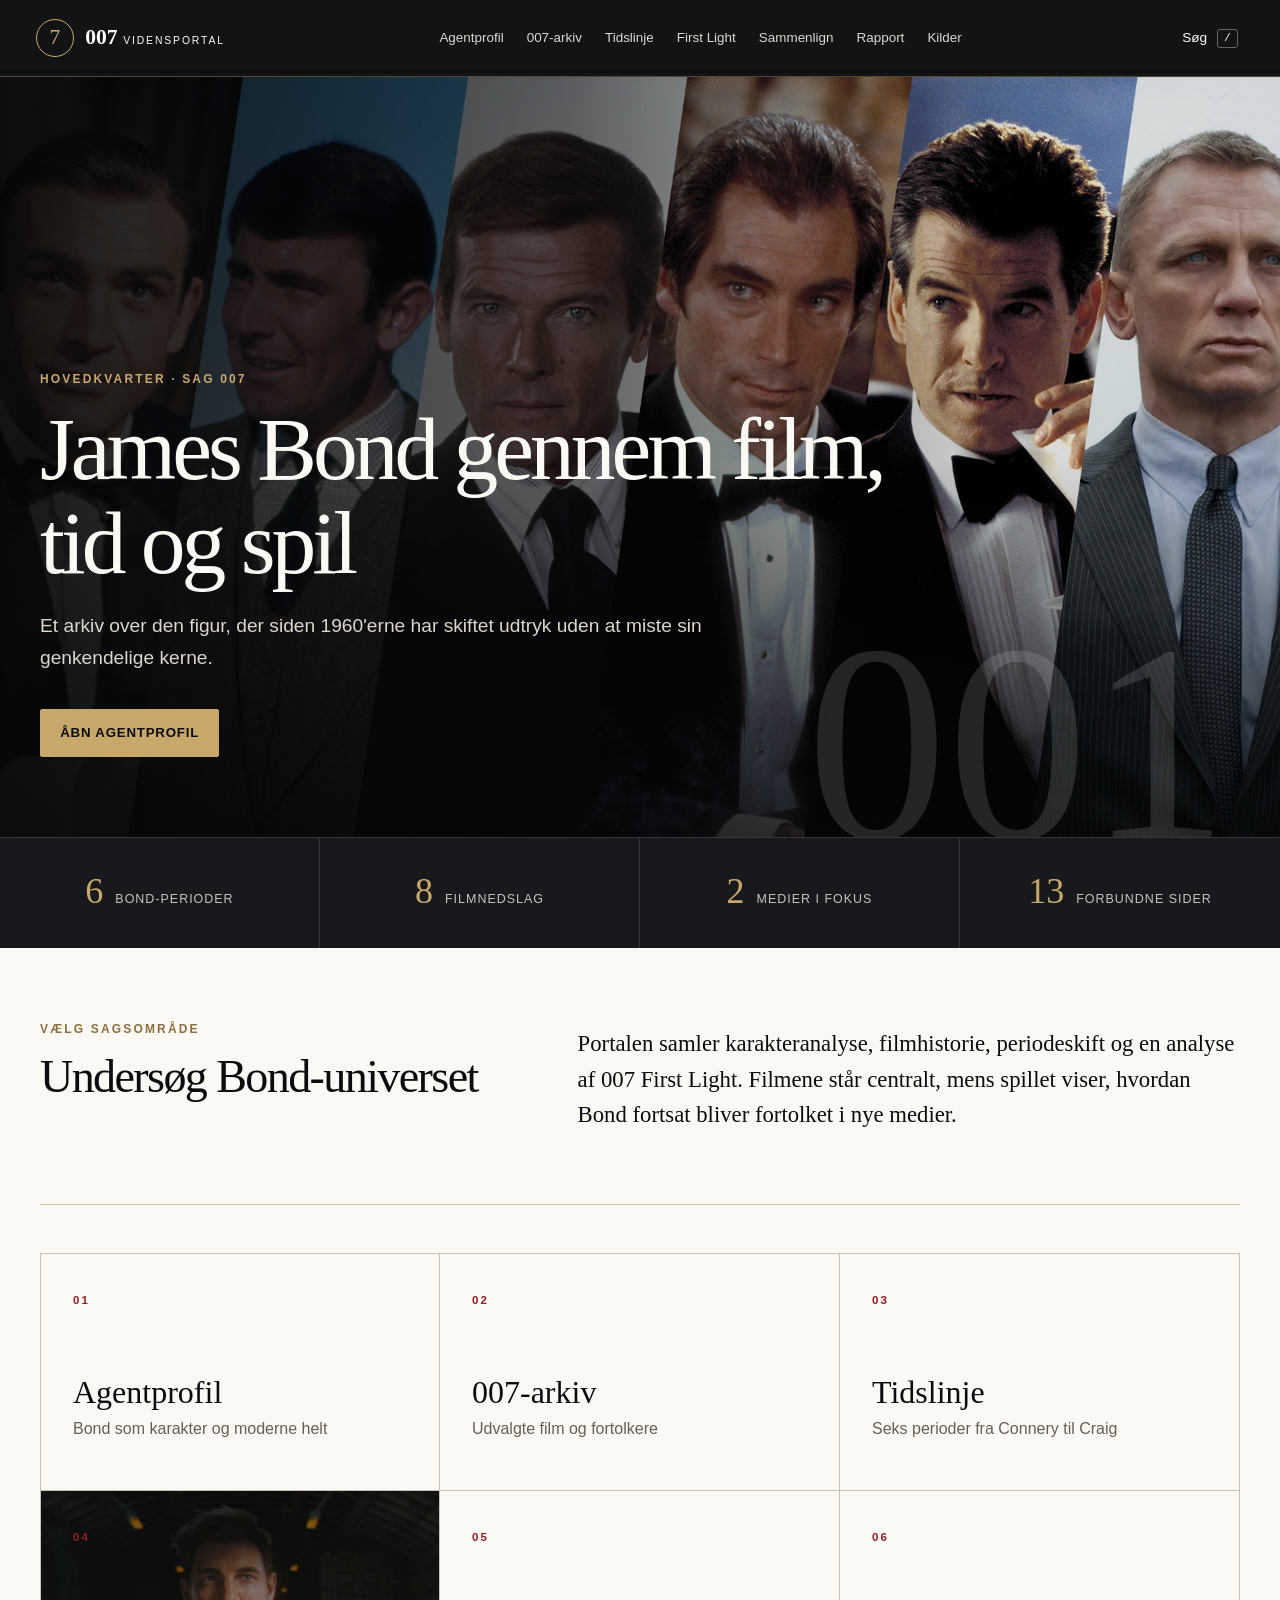
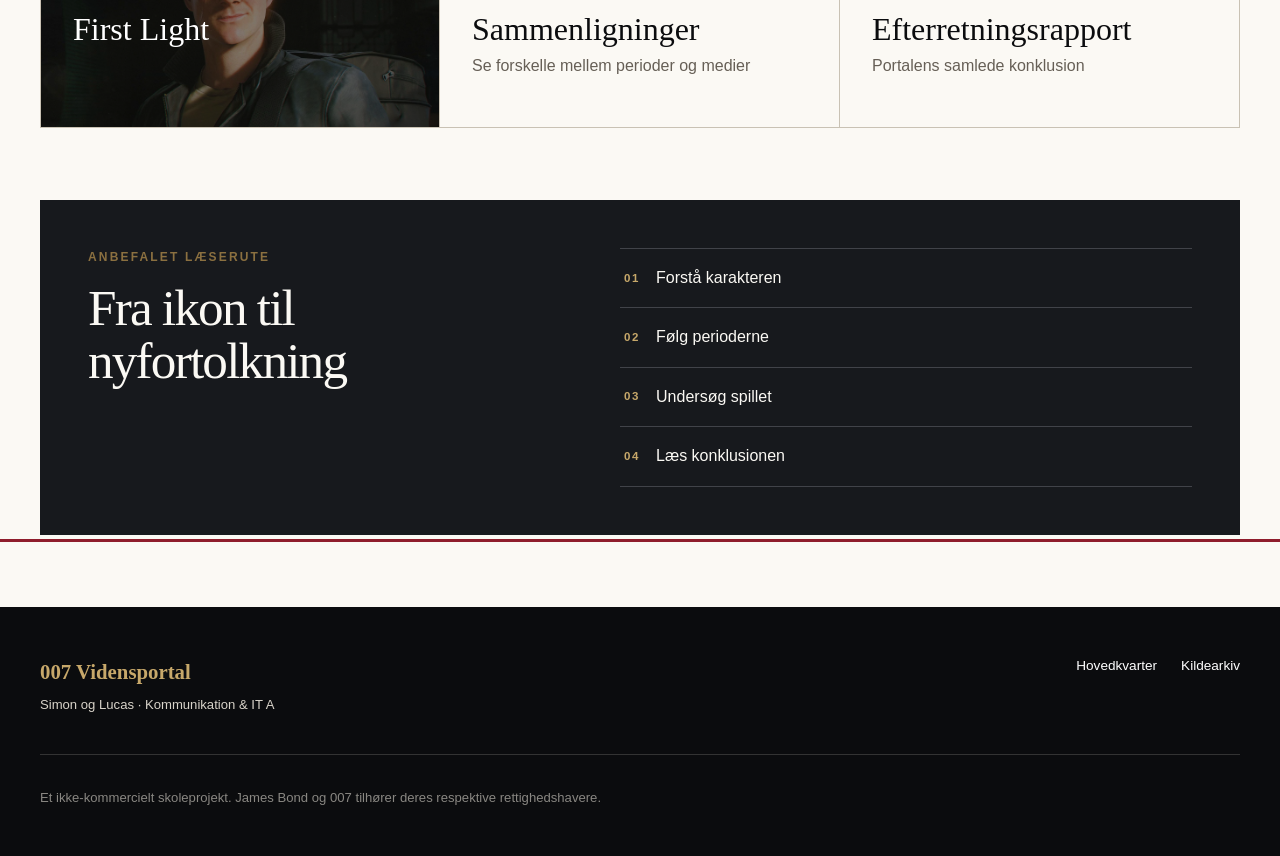
<file: index.html>
<!doctype html>
<html lang="da">
<head>
  <meta charset="utf-8">
  <meta name="viewport" content="width=device-width, initial-scale=1">
  <meta name="description" content="En dansk vidensportal om James Bond, filmhistorie, karakterudvikling og 007 First Light.">
  <meta name="theme-color" content="#0b0c0e">
  <title>007 Vidensportal</title>
  <link rel="icon" type="image/svg+xml" href="data:image/svg+xml,%3Csvg xmlns='http://www.w3.org/2000/svg' viewBox='0 0 64 64'%3E%3Crect width='64' height='64' rx='8' fill='%230b0c0e'/%3E%3Ccircle cx='32' cy='32' r='22' fill='none' stroke='%23c7a86a' stroke-width='3'/%3E%3Ctext x='32' y='40' text-anchor='middle' font-family='Georgia' font-size='24' fill='%23f5f1e8'%3E7%3C/text%3E%3C/svg%3E">
  <link rel="stylesheet" href="styles.css">
  <script src="app.js" defer></script>
</head>
<body>
  <a class="skip-link" href="#main-content">Spring til indhold</a>
  <header class="site-header" data-header>
    <a class="brand" href="#home" aria-label="007 Vidensportal, gå til Hovedkvarter">
      <span class="brand-mark" aria-hidden="true">7</span>
      <span class="brand-copy"><strong>007</strong><small>VIDENSPORTAL</small></span>
    </a>
    <button class="menu-toggle" type="button" aria-expanded="false" aria-controls="primary-nav"><span></span><span></span><span></span><span class="sr-only">Åbn menu</span></button>
    <nav id="primary-nav" class="primary-nav" aria-label="Hovednavigation">
      <a href="#agentprofil" data-nav="agentprofil">Agentprofil</a>
      <a href="#arkiv" data-nav="arkiv">007-arkiv</a>
      <a href="#tidslinje" data-nav="tidslinje">Tidslinje</a>
      <a href="#firstlight" data-nav="firstlight">First Light</a>
      <a href="#sammenligninger" data-nav="sammenligninger">Sammenlign</a>
      <a href="#rapport" data-nav="rapport">Rapport</a>
      <a href="#kilder" data-nav="kilder">Kilder</a>
    </nav>
    <button class="search-trigger" type="button" data-open-search aria-label="Søg i portalen">Søg <kbd>/</kbd></button>
  </header>

  <main id="main-content" tabindex="-1">
    <section class="view home-view" data-view="home" aria-labelledby="home-title">
      <div class="hero">
        <img src="assets/hero-spy.webp" alt="Montage med de seks Bond-fortolkere fra Sean Connery til Daniel Craig" data-image="hero" fetchpriority="high" decoding="async">
        <div class="hero-shade"></div>
        <div class="hero-copy page-shell">
          <p class="eyebrow">Hovedkvarter · Sag 007</p>
          <h1 id="home-title">James Bond gennem film, tid og spil</h1>
          <p>Et arkiv over den figur, der siden 1960'erne har skiftet udtryk uden at miste sin genkendelige kerne.</p>
          <a class="button button-primary" href="#agentprofil">Åbn agentprofil</a>
        </div>
        <div class="hero-index" aria-hidden="true">001</div>
      </div>
      <div class="portal-stats" aria-label="Portalens omfang">
        <div><strong>6</strong><span>Bond-perioder</span></div>
        <div><strong>8</strong><span>filmnedslag</span></div>
        <div><strong>2</strong><span>medier i fokus</span></div>
        <div><strong>13</strong><span>forbundne sider</span></div>
      </div>
      <div class="page-shell home-intro">
        <div>
          <p class="section-label">Vælg sagsområde</p>
          <h2>Undersøg Bond-universet</h2>
        </div>
        <p>Portalen samler karakteranalyse, filmhistorie, periodeskift og en analyse af 007 First Light. Filmene står centralt, mens spillet viser, hvordan Bond fortsat bliver fortolket i nye medier.</p>
      </div>
      <div class="page-shell feature-grid">
        <a class="feature feature-wide" href="#agentprofil"><span>01</span><h3>Agentprofil</h3><p>Bond som karakter og moderne helt</p></a>
        <a class="feature" href="#arkiv"><span>02</span><h3>007-arkiv</h3><p>Udvalgte film og fortolkere</p></a>
        <a class="feature" href="#tidslinje"><span>03</span><h3>Tidslinje</h3><p>Seks perioder fra Connery til Craig</p></a>
        <a class="feature feature-image" href="#firstlight"><img src="assets/young-agent.webp" alt="James Bond i et officielt billede fra 007 First Light" loading="lazy" decoding="async"><span>04</span><h3>First Light</h3></a>
        <a class="feature" href="#sammenligninger"><span>05</span><h3>Sammenligninger</h3><p>Se forskelle mellem perioder og medier</p></a>
        <a class="feature" href="#rapport"><span>06</span><h3>Efterretningsrapport</h3><p>Portalens samlede konklusion</p></a>
      </div>
      <aside class="page-shell guided-route" aria-labelledby="guided-route-title">
        <div><p class="section-label">Anbefalet læserute</p><h2 id="guided-route-title">Fra ikon til nyfortolkning</h2></div>
        <ol>
          <li><a href="#agentprofil"><span>01</span>Forstå karakteren</a></li>
          <li><a href="#tidslinje"><span>02</span>Følg perioderne</a></li>
          <li><a href="#firstlight"><span>03</span>Undersøg spillet</a></li>
          <li><a href="#rapport"><span>04</span>Læs konklusionen</a></li>
        </ol>
      </aside>
    </section>

    <section class="view" data-view="agentprofil" aria-labelledby="agent-title" hidden>
      <div class="page-heading page-shell"><div><p class="eyebrow">S02 · Agentprofil</p><h1 id="agent-title">James Bond</h1><p class="lede">En figur bygget på kontrol, handlekraft og en konstant konflikt mellem professionel pligt og personlig sårbarhed.</p></div><span class="page-number">002</span></div>
      <div class="page-shell profile-layout">
        <figure class="archive-figure"><img src="assets/archive-dossier.webp" alt="Sean Connery ved Aston Martin DB5 i Goldfinger fra 1964" loading="lazy" decoding="async"><figcaption>Goldfinger (1964) · Amazon MGM / About Amazon · billedkilde B2</figcaption></figure>
        <div class="profile-data">
          <dl><div><dt>Kodenavn</dt><dd>007</dd></div><div><dt>Funktion</dt><dd>Britisk efterretningsagent</dd></div><div><dt>Metode</dt><dd>Observation, improvisation og risikovillighed</dd></div><div><dt>Grundkonflikt</dt><dd>Pligt over for nærhed</dd></div></dl>
          <blockquote>Bond forbliver genkendelig, fordi hver periode bevarer figuren som kompetent outsider og samtidig ændrer hans moral, humor og følelsesliv.</blockquote>
          <a class="button button-primary" href="#karakteranalyse">Læs karakteranalysen</a>
        </div>
      </div>
      <div class="page-shell trait-strip"><article><span>01</span><h2>Kontrol</h2><p>Bond læser rum, mennesker og risici hurtigt.</p></article><article><span>02</span><h2>Performance</h2><p>Stil og ro fungerer som en professionel maske.</p></article><article><span>03</span><h2>Sårbarhed</h2><p>Nyere fortolkninger lader tab få varige konsekvenser.</p></article></div>
    </section>

    <section class="view article-view" data-view="karakteranalyse" aria-labelledby="character-title" hidden>
      <div class="page-shell breadcrumb"><a href="#agentprofil">Agentprofil</a><span>/</span><span>Karakteranalyse</span></div>
      <div class="page-heading page-shell"><div><p class="eyebrow">S03 · Analyse</p><h1 id="character-title">Den moderne helt</h1><p class="lede">Bond bevæger sig mellem klassisk helt, professionel antihelt og sårbart menneske.</p></div><span class="page-number">003</span></div>
      <div class="page-shell article-layout">
        <aside class="article-nav" aria-label="Indhold"><strong>I denne analyse</strong><a href="#karakteranalyse?section=character-role">Helterollen</a><a href="#karakteranalyse?section=character-values">Værdier</a><a href="#karakteranalyse?section=character-change">Udvikling</a></aside>
        <article class="prose">
          <h2 id="character-role">Helterollen</h2><p>Bond løser problemer gennem kunnen og handling. Han følger en mission, men bryder ofte reglerne, når hans egen vurdering vejer tungere end institutionens. Det gør ham effektiv og vanskelig at kontrollere.</p>
          <p>Den klassiske Bond fremstår næsten urørlig. Senere fortolkninger viser tydeligere, at vold, tab og loyalitet påvirker ham. Figuren bliver dermed mindre mytisk og mere psykologisk.</p>
          <div class="pullquote">Den moderne Bond er stadig kompetent, men kompetencen beskytter ham ikke længere mod konsekvenser.</div>
          <h2 id="character-values">Værdier og moral</h2><p>Loyaliteten retter sig både mod missionen og mod enkelte mennesker. Spændingen opstår, når de to hensyn kolliderer. Bond vælger ofte selv, hvad pligten kræver, og det placerer ham mellem helt og antihelt.</p>
          <h2 id="character-change">Udvikling gennem perioderne</h2><p>Humor, maskulinitet, teknologi og relationer skifter med samtiden. Kontrol, elegance og handlekraft fungerer som figurens stabile kerne. Derfor kan publikum genkende Bond, selv når tone og moral ændrer sig.</p>
          <p class="analysis-note"><strong>Analysebevis:</strong> Udviklingen ses tydeligt fra Connerys kontrollerede casinoentré i <em>Dr. No</em> over Brosnans fysiske dam-spring i <em>GoldenEye</em> til Craigs sårbare torturscene i <em>Casino Royale</em>. Scenerne bruger henholdsvis performance, spektakel og kropslig konsekvens til at definere helten.</p>
        </article>
      </div>
    </section>

    <section class="view" data-view="arkiv" aria-labelledby="archive-title" hidden>
      <div class="page-heading page-shell"><div><p class="eyebrow">S04 · 007-arkiv</p><h1 id="archive-title">Film og fortolkere</h1><p class="lede">Udvalgte nedslag viser, hvordan figuren ændrer sig fra periode til periode.</p></div><span class="page-number">004</span></div>
      <div class="page-shell archive-toolbar"><label>Filtrér periode<select id="era-filter"><option value="all">Alle perioder</option><option value="classic">1962–1985</option><option value="transition">1987–2002</option><option value="modern">2006–2021</option></select></label><p id="archive-count" aria-live="polite"></p></div>
      <div class="page-shell film-grid" id="film-grid"></div>
    </section>

    <section class="view article-view" data-view="filmsagsmappe" aria-labelledby="film-title" hidden>
      <div class="page-shell breadcrumb"><a href="#arkiv">007-arkiv</a><span>/</span><span>Filmsagsmappe</span></div>
      <div class="film-case page-shell">
        <div class="case-poster" aria-hidden="true"><span data-film-year>1962</span><strong>007</strong></div>
        <article><p class="eyebrow">S05 · Filmsagsmappe</p><h1 id="film-title" data-film-title>Dr. No</h1><p class="film-meta" data-film-meta></p><p class="lede" data-film-summary></p><div class="case-sections"><section><h2>Dramaturgi</h2><p data-film-drama></p></section><section><h2>Filmiske virkemidler</h2><p data-film-style></p></section><section><h2>Bond-fortolkning</h2><p data-film-bond></p></section></div><p class="analysis-note" data-film-evidence></p></article>
      </div>
    </section>

    <section class="view" data-view="tidslinje" aria-labelledby="timeline-title" hidden>
      <div class="page-heading page-shell"><div><p class="eyebrow">S06 · Tidslinje</p><h1 id="timeline-title">Bond gennem tiden</h1><p class="lede">Seks perioder viser, hvordan helten følger sin samtid.</p></div><span class="page-number">006</span></div>
      <div class="page-shell timeline" id="timeline-list"></div>
    </section>

    <section class="view article-view" data-view="periodeprofil" aria-labelledby="period-title" hidden>
      <div class="page-shell breadcrumb"><a href="#tidslinje">Tidslinje</a><span>/</span><span>Periodeprofil</span></div>
      <div class="page-heading page-shell"><div><p class="eyebrow">S07 · Periodeprofil</p><h1 id="period-title" data-period-title>Sean Connery</h1><p class="lede" data-period-lede></p></div><span class="page-number">007</span></div>
      <div class="page-shell period-layout"><div class="period-stat"><span data-period-years></span><strong data-period-count></strong><small>EON-film</small></div><article class="prose"><h2>Samtid og idealer</h2><p data-period-context></p><h2>Bondkarakteren</h2><p data-period-bond></p><h2>Se efter i analysen</h2><ul data-period-focus></ul></article></div>
    </section>

    <section class="view" data-view="firstlight" aria-labelledby="firstlight-title" hidden>
      <div class="game-hero"><img src="assets/young-agent.webp" alt="James Bond i et cockpit i 007 First Light" decoding="async"><div class="game-hero-copy page-shell"><p class="eyebrow">S08 · Spilbriefing</p><h1 id="firstlight-title">007 First Light</h1><p>En selvstændig oprindelseshistorie om en ung Bond på vej ind i MI6's eliteprogram.</p><div class="game-hero-actions"><a class="button button-primary" href="#spilanalyse">Åbn spilanalysen</a><a class="button review-jump" href="#firstlight?section=student-reviews-title">Læs anmeldelserne fra dansk</a></div><small>Officielt spilbillede · IO Interactive · billedkilde B3</small></div></div>
      <div class="page-shell fact-line"><div><small>Udgivelse</small><strong>27. maj 2026</strong></div><div><small>Udvikler</small><strong>IO Interactive</strong></div><div><small>Genre</small><strong>Tredjepersons actioneventyr</strong></div><div><small>Bond</small><strong>Patrick Gibson</strong></div></div>
      <div class="page-shell game-intro"><div><p class="section-label">Ny fortolkning</p><h2>Før nummeret</h2></div><p>Spillet fremstiller Bond som en dygtig, men endnu udisciplineret rekrut. Dermed flytter fokus fra den færdige ikonfigur til processen, hvor han lærer at blive 007.</p></div>
      <div class="page-shell analysis-teasers"><article><span>01</span><h3>Gameplay</h3><p>Stealth, social aflæsning, gadgets, kamp og kørsel giver spilleren flere måder at løse missioner på.</p></article><article><span>02</span><h3>Fortælling</h3><p>Oprindelseshistorien undersøger, hvilke valg og tab der former Bond.</p></article><article><span>03</span><h3>Design</h3><p>Elegance og teknologisk præcision forbindes med et yngre og mere impulsivt udtryk.</p></article></div>
      <section class="page-shell student-reviews" aria-labelledby="student-reviews-title">
        <div class="review-section-heading"><div><p class="section-label">Dansk · Elevernes anmeldelser</p><h2 id="student-reviews-title">Anmeldelser af First Light</h2></div><p>Simon og Lucas vurderer historie, gameplay og spiloplevelse i hver deres anmeldelse.</p></div>
        <nav class="review-overview" aria-label="Vælg anmeldelse"><a href="#firstlight?section=review-simon"><span>Simon · 8/10</span><strong>Bond som vi ikke kender ham endnu</strong><small>Historie, spillerfrihed og den unge Bond →</small></a><a href="#firstlight?section=review-lucas"><span>Lucas · 8/10</span><strong>Anmeldelse af 007 – First Light</strong><small>Gameplay, natklubmission og spiloplevelse →</small></a></nav>

        <article class="student-review" id="review-simon" aria-labelledby="review-simon-title">
          <header class="student-review-header"><div><p class="section-label">Anmeldelse af Simon</p><h3 id="review-simon-title">007 First Light – Bond som vi ikke kender ham endnu</h3><p class="review-byline">Skrevet af Simon · Dansk</p><p class="review-original-meta">Anmeldelse | Action-eventyr | Udvikler: IO Interactive | Udgivet: 27. maj 2026</p></div><div class="review-score" aria-label="Simon giver spillet 8 ud af 10"><strong>8</strong><span>/ 10</span></div></header>
          <div class="student-review-text"><p>De fleste kender James Bond som en agent, der altid har styr på situationen. I 007 First Light møder vi i stedet en yngre og mere uerfaren version, der stadig skal lære, hvad det vil sige at arbejde for MI6. Det er en ret god idé, fordi man ikke bare får endnu en Bond-historie, men faktisk får lov til at se, hvordan han udvikler sig til den agent, vi kender fra filmene.</p><p>Spillet blander stealth, action, gadgets og filmiske sekvenser. Det mest interessante er de missioner, hvor man selv kan vælge sin fremgangsmåde. Man kan forsøge at snige sig forbi vagter, udnytte omgivelserne eller tale sig ud af en situation. Det giver mere frihed end i en traditionel actionfilm, og det passer rigtig godt til James Bond, fordi han netop ikke kun løser problemer ved at skyde sig igennem dem.</p><p>Samtidig har udviklerne valgt at holde fast i en forholdsvis lineær historie. De store begivenheder sker altså stadig i en bestemt rækkefølge, selvom man kan gribe nogle af missionerne forskelligt an. Det fungerer for det meste godt, men det er også en af spillets begrænsninger. Hvis man forventer samme frihed som i Hitman, kan de mere fastlåste dele godt føles lidt begrænsende. Enkelte actionscener og kampe kan også virke mere som noget, man skal igennem, end noget man selv har planlagt.</p><p>Fortællingen er til gengæld en af de ting, der gør spillet interessant. Bond er ikke perfekt fra starten, og man får derfor en bedre forståelse af hans personlighed. Kombinationen af dialog, omgivelser, spænding og gameplay gør også, at man oplever hans udvikling på en anden måde end i en film. Det handler ikke kun om, hvad der sker med ham, men også om hvad man selv gør undervejs.</p><p>Samlet set er 007 First Light et solidt bud på, hvordan man kan overføre James Bond til et moderne computerspil. Det kombinerer følelsen af at være hemmelig agent med en historie, som stadig har retning. Spillet kunne godt have givet spilleren mere indflydelse på den overordnede fortælling, men de åbne missioner og den mere menneskelige version af Bond gør oplevelsen interessant. Især hvis man kan lide både historiedrevne spil og gameplay, hvor man selv skal finde løsninger, er der meget at komme efter.</p><p class="review-verdict">Vurdering: 8/10 – God historie og spændende missioner, men lidt for lineært nogle steder.</p><p class="review-basis">Bemærk: Anmeldelsens vurderinger bygger på dokumenterede spilfunktioner og offentliggjorte anmeldelser, ikke på en påstået personlig gennemspilning.</p></div><section class="review-original-sources" aria-labelledby="review-simon-sources"><h4 id="review-simon-sources">Kilder og grundlag fra originaldokumentet</h4><ul><li><a href="https://ioi.dk/007firstlightgame/faq" target="_blank" rel="noreferrer">IO Interactive (2026): 007 First Light – gameplay og udgivelse.</a></li><li><a href="https://ioi.dk/007firstlightgame/news/2025/007-first-light-gameplay-reveal" target="_blank" rel="noreferrer">IO Interactive (2025): 007 First Light Gameplay Reveal.</a></li><li><a href="https://www.pushsquare.com/reviews/ps5/007-first-light" target="_blank" rel="noreferrer">Push Square (2026): 007 First Light Review.</a></li><li><a href="https://www.gamesradar.com/games/action/007-first-light-review/" target="_blank" rel="noreferrer">GamesRadar+ (2026): 007 First Light review.</a></li><li><a href="https://www.henrikpontoppidan.dk/text/seclit/secartikler/jensen_kamilla/dannelsesroman.html" target="_blank" rel="noreferrer">Henrikpontoppidan.dk: Lykke-Per – udvikling eller afvikling?</a></li><li><a href="https://cfdp.dk/demokratisk-dannelse/risikoadfaerd-online/vidensbank/rapporter/forundersoegelseincel-faellesskaber-i-stor-vaekst/anbefalinger-fagpersoner/" target="_blank" rel="noreferrer">Center for Digital Pædagogik (2025): Hvad er manosfæren?</a></li><li><a href="https://ordnet.dk/ddo/ordbog/manosf%C3%A6re" target="_blank" rel="noreferrer">Den Danske Ordbog: manosfære.</a></li></ul></section>
          <footer class="student-review-footer"><p>Teksten er gengivet fra Simons originale anmeldelse med hans forbehold om vurderingsgrundlaget.</p><a class="button button-secondary" href="assets/anmeldelser/simon-first-light.docx" download>Hent Simons originale Word-fil</a></footer>
        </article>
        <article class="student-review" id="review-lucas" aria-labelledby="review-lucas-title">
          <header class="student-review-header"><div><p class="section-label">Anmeldelse af Lucas</p><h3 id="review-lucas-title">Anmeldelse af 007 – First Light</h3><p class="review-byline">Skrevet af Lucas · Dansk</p></div><div class="review-score" aria-label="Lucas giver spillet 8 ud af 10"><strong>8</strong><span>/ 10</span></div></header>
          <div class="student-review-text"><p>007 First Light er et action- og spionspil lavet af IO Interactive som også har lavet Hitman spillene. I spillet følger man en ung James Bond og oplever hvordan han starter sin karriere som hemmelig agent.</p><p>Historien starter med at James Bond endnu ikke er den kendte agent 007. Man følger ham gennem forskellige missioner hvor han skal bevise at han er god nok til at blive agent. Jeg synes historien er interesant fordi man får lov til at opleve hvordan Bond udvikler sig og bliver bedre til sit arbejde.</p><p>Gameplayet er en blanding af action stealth og udforskning. Man kan både kæmpe mod fjender og snige sig forbi dem. Jeg synes det er fedt at man nogle gange selv kan vælge hvordan man vil løse en opgave. Det gør spillet mere spændende fordi man ikke altid behøver at gøre tingene på samme måde. Dog synes jeg også at nogle dele af spillet kan være lidt langsomme fordi der er meget dialog og træning i starten.</p><p>Grafiken er rigtig flot og omgivelserne virker realistiske. Personerne ser også godt ud og deres bevægelser virker naturlige. Lyden passer godt til spillet især når der sker noget spændende.</p><p>En af de missioner jeg bedst kunne lide var natklubben. Her skal man finde oplysninger og bruge sine evner som spion. Der er mange mennesker og god musik som gør at natklubben virker levende. Jeg synes det var fedt at man skulle tænke sig om og ikke bare skyde sig gennem hele missionen. Man har også mulighed for at løse nogen af problemerne på forskellige måder hvilket gør missionen mere interesant. Jeg synes også at denne mission viser meget godt hvad spillet handler om fordi man både skal bruge sin intelligens og sine evner som agent.</p><p>Samlet set synes jeg indtil videre at 007 First Light er et godt spil. Det har en spændende historie flot grafik og en god blanding af action og stealth. Det eneste negative er at starten godt kan føles lidt langsom og at nogle missioner er mere spændende end andre. Men efterhånden som man kommer længere ind i spillet bliver det bedre. Jeg vil indtil videre give spillet 8 ud af 10 fordi det er underholdende og giver en god James Bond oplevelse.</p></div>
          <footer class="student-review-footer"><p>Teksten er gengivet fra Lucas’ originale anmeldelse. Kun afsnitsinddelingen er tilpasset hjemmesiden.</p><a class="button button-secondary" href="assets/anmeldelser/lucas-first-light.pdf" target="_blank" rel="noopener">Læs Lucas’ originale PDF</a></footer>
        </article>
      </section>

    </section>

    <section class="view article-view" data-view="spilanalyse" aria-labelledby="game-analysis-title" hidden>
      <div class="page-shell breadcrumb"><a href="#firstlight">007 First Light</a><span>/</span><span>Spilanalyse</span></div>
      <div class="page-heading page-shell"><div><p class="eyebrow">S09 · Dansk blog og spilanalyse</p><h1 id="game-analysis-title">GoldenEye 007 i 2026: mesterværk eller museum?</h1><p class="lede">Et kantet spil fra 1997 afslører, hvorfor moderne Bond-spil stadig bygger på missioner, valg og den perfekte spionfantasi.</p></div><span class="page-number">009</span></div>
      <article class="page-shell retro-blog">
        <header class="retro-blog-intro"><p class="section-label">Opgave 3 · Debatblog</p><p class="retro-hook">Du behøver ikke have rørt en Nintendo 64 for at kende følelsen: én agent, én mission og et rum fyldt med vagter, alarmer og muligheder. <em>GoldenEye 007</em> ser gammelt ud. Det tænker stadig overraskende moderne.</p><div class="retro-facts"><span><b>1997</b>Original udgivelse</span><span><b>Rare</b>Udvikler</span><span><b>20</b>Kampagnemissioner</span><span><b>2023</b>Genudgivet på Xbox og Switch</span></div></header>

        <section class="retro-copy"><h2>Det første chok er styringen</h2><p>For en spiller, der er vokset op med to analogsticks, føles den oprindelige N64-styring som at styre Bond med albuerne. Sigtet er langsomt, animationerne hakker, og fjenderne reagerer med en blanding af komik og kaos. Xbox-versionens moderne kontrol og skarpere opløsning gør indgangen lettere, men spillets alder kan stadig mærkes.</p><p>Det er samtidig pointen: <em>GoldenEye 007</em> prøver ikke kun at være en skydebane. Højere sværhedsgrader tilføjer nye mål, og missionerne kræver, at spilleren læser omgivelserne. Man kan skyde sig frem, men alarmen, gidslerne og de skrøbelige computere gør rå kraft til en risiko. Spillet gør Bond til en rolle, man udfører.</p></section>

        <section class="retro-scenes" aria-labelledby="retro-scenes-title"><div class="retro-section-head"><p class="section-label">Tre konkrete scener</p><h2 id="retro-scenes-title">Det gamle design taler stadig</h2></div>
          <figure><img src="assets/goldeneye-dam.webp" alt="Førstepersonssyn på den smalle dæmning i GoldenEye 007 med bjerge og vagttårne" loading="lazy" decoding="async"><figcaption><span>01 · Dam</span><strong>Perspektivet gør spilleren lille</strong><p>Gelænderet og den lange grå vej danner linjer mod vagttårnet. De blå bjerge fylder baggrunden og får anlægget til at virke isoleret. Grafikken er enkel, men rummet fortæller præcist, hvor du skal hen. Da missionen slutter med springet fra dæmningen, bliver spillerens bevægelse selve filmøjeblikket.</p></figcaption></figure>
          <figure><img src="assets/goldeneye-silo.webp" alt="Et missil set nedefra i en rund silo i GoldenEye 007" loading="lazy" decoding="async"><figcaption><span>02 · Silo</span><strong>Et våben bliver til arkitektur</strong><p>Missilet er placeret som en mørk kile midt i billedet. Ringene, rørene og det lave perspektiv trækker blikket opad, mens rødt og koldt blåt lys skaber alarm. De få polygoner begrænser detaljen, men den stærke komposition gør truslen fysisk: spilleren står bogstaveligt talt under katastrofen.</p></figcaption></figure>
          <figure><img src="assets/goldeneye-watch.webp" alt="Hånden og uret i forgrunden, Alec og brændende tanke i GoldenEye 007 Facility" loading="lazy" decoding="async"><figcaption><span>03 · Facility</span><strong>Handling og rum fortæller</strong><p>Hånden og uret ses i forgrunden, mens Alec står foran de brændende tanke. Førstepersonsperspektivet gør spillerens krop til en del af billedet. Flammerne og tankenes tætte placering skaber fare. Billedet forbinder spillerens handling med rummets konflikt og fortælling.</p></figcaption></figure>
        </section>

        <section class="retro-debate"><div><p class="section-label">Mesterværket</p><h2>Spillet giver spilleren et ansvar</h2><p>Missionernes mål, alarmer og valg gør banen til mere end en korridor. Spillet forstår, at Bond-fantasien handler om at observere, improvisere og gennemføre en plan. Det er grunden til, at strukturen stadig kan mærkes i nyere actionspil.</p></div><div><p class="section-label">Museet</p><h2>Tiden står også i vejen</h2><p>Fjendernes kunstige intelligens, uklare mål og stive animationer kan skabe frustration i stedet for spænding. Det berømte lokale multiplayer er stadig socialt stærkt, men skærmkiggeri og ujævn balance føles som regler fra en anden tid.</p></div></section>

        <section class="retro-verdict"><div><span>Vores vurdering</span><strong>8/10</strong></div><div><h2>Et levende museum</h2><p><em>GoldenEye 007</em> er ikke tidløst, fordi alt stadig fungerer. Det er tidløst, fordi dets bedste idéer stadig er synlige under den kantede overflade. Nye spillere skal acceptere friktion, men belønningen er at opleve et spil, hvor Bond ikke bare vises på skærmen — han bliver skabt gennem spillerens beslutninger.</p><p class="retro-question"><strong>Debat:</strong> Hvor meget gammel styring vil du acceptere for at opleve et vigtigt stykke spilhistorie?</p></div></section>

        <section class="retro-video"><div><p class="section-label">Kort video</p><h2>Se spillet i bevægelse</h2><p>Traileren viser missioner, split-screen og den moderniserede Xbox-udgave. Brug den til at sammenholde den flydende genudgivelse med de bevidst enkle billeder ovenfor.</p></div><div class="video-frame"><iframe src="https://www.youtube-nocookie.com/embed/IquAb4uViWc" title="GoldenEye 007 – Xbox Game Pass trailer" loading="lazy" referrerpolicy="strict-origin-when-cross-origin" allow="accelerometer; autoplay; clipboard-write; encrypted-media; gyroscope; picture-in-picture; web-share" allowfullscreen></iframe></div></section>

        <footer class="retro-sources"><strong>Kilder og billedmateriale</strong><p>Spiloplysninger: Xbox / Rare. Pressebilleder af Dam, Silo og Facility: Rare / Microsoft, gengivet hos Pure Xbox den 13. september 2022. Billederne viser Xbox-udgaven. Oplysninger om den nyere udgivelse er kontrolleret hos Xbox Wire, Nintendo og 007.com. Artiklen er skrevet som en danskfaglig debatblog af Simon og Lucas.</p><div><a href="https://www.xbox.com/en-US/games/goldeneye-007" target="_blank" rel="noreferrer">Xbox: GoldenEye 007</a><a href="https://news.xbox.com/en-us/2023/01/26/goldeneye-007-xbox-game-pass-out-now/" target="_blank" rel="noreferrer">Xbox Wire: Bond is Back</a><a href="https://www.nintendo.com/en-ca/whatsnew/goldeneye-007-returns-for-nintendo-switch-online-expansion-pack-members/" target="_blank" rel="noreferrer">Nintendo: genudgivelsen</a></div></footer>
      </article>
    </section>

    <section class="view" data-view="sammenligninger" aria-labelledby="compare-title" hidden>
      <div class="page-heading page-shell"><div><p class="eyebrow">S10 · Sammenligninger</p><h1 id="compare-title">To fortolkninger side om side</h1><p class="lede">Vælg to perioder eller medier og sammenlign deres version af Bond.</p></div><span class="page-number">010</span></div>
      <form class="page-shell compare-picker" id="compare-form"><label>Værk A<select id="compare-a"></select></label><span aria-hidden="true">VS</span><label>Værk B<select id="compare-b"></select></label><button class="button button-primary" type="submit">Sammenlign</button></form>
      <div class="page-shell suggested-comparisons"><p class="section-label">Forslag</p><button type="button" data-pair="connery,craig"><strong>Connery / Craig</strong><span>Klassisk sikkerhed over for psykologisk sårbarhed</span></button><button type="button" data-pair="casino,firstlight"><strong>Casino Royale / First Light</strong><span>To begyndelser i forskellige medier</span></button><button type="button" data-pair="brosnan,craig"><strong>Brosnan / Craig</strong><span>Teknologisk overblik over for fysisk konsekvens</span></button></div>
    </section>

    <section class="view" data-view="sammenligning" aria-labelledby="comparison-detail-title" hidden>
      <div class="page-shell breadcrumb"><a href="#sammenligninger">Sammenligninger</a><span>/</span><span>Resultat</span></div>
      <div class="page-heading page-shell compact-heading"><div><p class="eyebrow">S11 · Sammenligning</p><h1 id="comparison-detail-title"><span data-compare-name-a></span> / <span data-compare-name-b></span></h1></div><span class="page-number">011</span></div>
      <div class="page-shell comparison-table" id="comparison-table"></div>
      <div class="page-shell conclusion-band"><p class="section-label">Vigtigste forskel</p><p id="comparison-conclusion"></p></div>
    </section>

    <section class="view article-view" data-view="rapport" aria-labelledby="report-title" hidden>
      <div class="page-heading page-shell"><div><p class="eyebrow">S12 · Efterretningsrapport</p><h1 id="report-title">Hvad er fænomenet James Bond?</h1><p class="lede">En samlet arbejdskonklusion på tværs af karakter, filmhistorie og spil.</p></div><span class="page-number">012</span></div>
      <div class="page-shell report-layout"><aside><strong>Rapportstatus</strong><span>Samlet konklusion</span><span>Dansk + Kom/IT A</span><span>Målgruppe: etablerede fans</span></aside><article class="prose"><p class="report-lead">James Bond fungerer som et kulturelt ikon, fordi figuren kombinerer en stabil kerne med en usædvanlig evne til at skifte form.</p><h2>Det stabile</h2><p>Missionen, handlekraften, elegancen og forbindelsen til britisk efterretning gør figuren genkendelig på tværs af skuespillere og medier.</p><h2>Det foranderlige</h2><p>Synet på køn, vold, autoritet og sårbarhed følger samtiden. Hver periode ændrer derfor, hvad publikum opfatter som en troværdig helt.</p><h2>Spillenes bidrag</h2><p><em>GoldenEye 007</em> viser, at Bond også kan defineres gennem spillerens handlinger: at observere, vælge en tilgang og leve med konsekvensen. <em>007 First Light</em> viderefører idéen ved at gøre vejen mod 00-status til selve fortællingen.</p><div class="pullquote">Bond overlever som fænomen, fordi genkendelighed og forandring arbejder sammen.</div><p class="analysis-note"><strong>Konklusion:</strong> Portalens film- og spilanalyser peger på det samme mønster. Mediet, samtiden og målgruppen ændrer udtrykket, mens missionen, kompetencen og den kontrollerede performance bevarer figurens identitet.</p></article></div>
    </section>

    <section class="view" data-view="kilder" aria-labelledby="sources-title" hidden>
      <div class="page-heading page-shell"><div><p class="eyebrow">S13 · Kildearkiv</p><h1 id="sources-title">Kilder og bevismateriale</h1><p class="lede">Primære kilder, officielle oplysninger, projektmateriale og konkrete analysebeviser.</p></div><span class="page-number">013</span></div>
      <div class="page-shell source-filter" role="group" aria-label="Filtrér kilder"><button class="active" type="button" data-source-filter="all">Alle</button><button type="button" data-source-filter="official">Officielle</button><button type="button" data-source-filter="analysis">Analyse</button><button type="button" data-source-filter="project">Projekt</button></div>
      <div class="page-shell source-list" id="source-list">
        <a href="https://www.007.com/" target="_blank" rel="noreferrer" data-source-type="official"><span>Officiel</span><strong>James Bond 007</strong><p>Filmseriens officielle portal og historiske arkiv.</p><small>007.com</small></a>
        <a href="https://ioi.dk/007firstlightgame/news/2026/007-first-light-launches-globally" target="_blank" rel="noreferrer" data-source-type="official"><span>Officiel</span><strong>007 First Light launches globally</strong><p>Udgivelse, historie, platforme og medvirkende.</p><small>IO Interactive, 27. maj 2026</small></a>
        <a href="https://ioi.dk/007firstlightgame/news/2025/007-first-light-gameplay-reveal" target="_blank" rel="noreferrer" data-source-type="official"><span>Officiel</span><strong>Gameplay Reveal</strong><p>Spillets genre, mekanikker og oprindelseshistorie.</p><small>IO Interactive</small></a>
        <a href="https://www.xbox.com/en-US/games/goldeneye-007" target="_blank" rel="noreferrer" data-source-type="official"><span>Officiel</span><strong>GoldenEye 007</strong><p>Spilfakta og funktioner i Xbox-udgaven.</p><small>Xbox / Rare</small></a>
        <a href="https://news.xbox.com/en-us/2023/01/26/goldeneye-007-xbox-game-pass-out-now/" target="_blank" rel="noreferrer" data-source-type="official"><span>Officiel</span><strong>Bond is Back</strong><p>Genudgivelse, missioner, moderne styring og platforme.</p><small>Xbox Wire, 26. januar 2023</small></a>
        <div data-source-type="analysis"><span>Analyse</span><strong>GoldenEye: Dam, Silo og Facility</strong><p>Tre konkrete scener analyseret med perspektiv, rum, farver, komposition og spillerhandling.</p><small>Simon og Lucas · 7. oktober 2026</small></div>
        <div data-source-type="project"><span>Projekt</span><strong>Interaktionsdesign Del 1–4</strong><p>Undervisningsslides om målgruppe, wireframe, Normans principper og designmanual.</p><small>Kommunikation & IT A</small></div>
        <div data-source-type="project"><span>Projekt</span><strong>Danskopgave: Mesterværk eller museum?</strong><p>Færdig debatblog til unge, der kender Bond-spil af navn, men ikke har spillet klassikeren.</p><small>Simon og Lucas · 7. oktober 2026</small></div>
      </div>
      <section class="page-shell image-credits" id="billedkilder" aria-labelledby="image-credits-title"><h2 id="image-credits-title">Billedkilder og billedvalg</h2><p>Vi bruger filmfotos og officielle spilbilleder. Der er ingen AI-genererede billeder. Billederne er komprimeret til WebP og beskæres i layoutet.</p><div class="source-list"><a href="https://www.aboutamazon.com/news/entertainment/james-bond-movies-watch-prime-video" target="_blank" rel="noreferrer"><span>B1</span><strong>Seks Bond-fortolkere</strong><p>Forsidens montage viser filmhistoriens spændvidde og giver erfarne fans genkendelige indgange til arkivet.</p><small>Amazon MGM / About Amazon · kontrolleret 9. november 2026</small></a><a href="https://www.aboutamazon.com/news/entertainment/james-bond-movies-watch-prime-video" target="_blank" rel="noreferrer"><span>B2</span><strong>Sean Connery i Goldfinger fra 1964</strong><p>Connery, jakkesættet og Aston Martin DB5 giver konkrete tegn på den klassiske Bond-identitet.</p><small>Amazon MGM / About Amazon · kontrolleret 9. november 2026</small></a><a href="https://ioi.dk/007firstlightgame" target="_blank" rel="noreferrer"><span>B3</span><strong>James Bond i 007 First Light</strong><p>Det officielle spilbillede identificerer den unge Bond, som spilbriefingen handler om.</p><small>IO Interactive · kontrolleret 9. november 2026</small></a><a href="https://www.purexbox.com/news/2022/09/gallery-here-are-the-first-goldeneye-007-screenshots-for-xbox" target="_blank" rel="noreferrer"><span>B4</span><strong>GoldenEye 007 Dam</strong><p>Vejens perspektiv og bjergene bruges til at analysere orientering og rum.</p><small>Rare / Microsoft · gengivet hos Pure Xbox · kontrolleret 9. november 2026</small></a><a href="https://www.purexbox.com/news/2022/09/gallery-here-are-the-first-goldeneye-007-screenshots-for-xbox" target="_blank" rel="noreferrer"><span>B5</span><strong>GoldenEye 007 Silo</strong><p>Det lave perspektiv og siloens ringe bruges som konkret belæg for analysen af trussel og skala.</p><small>Rare / Microsoft · gengivet hos Pure Xbox · kontrolleret 9. november 2026</small></a><a href="https://www.purexbox.com/news/2022/09/gallery-here-are-the-first-goldeneye-007-screenshots-for-xbox" target="_blank" rel="noreferrer"><span>B6</span><strong>GoldenEye 007 Facility</strong><p>Hånden, Alec og tankene forbinder spillerens krop med fortælling og konflikt i rummet.</p><small>Rare / Microsoft · gengivet hos Pure Xbox · kontrolleret 9. november 2026</small></a></div><p class="image-rights">Kilderne krediteres som udgivere. Der er ikke oplyst en åben genbrugslicens eller et fotografnavn i de anvendte kilder. Film- og spilmateriale tilhører de respektive rettighedshavere. Udgivermaterialet har også et reklameformål.</p></section>
      <div class="page-shell source-note"><strong>Kildekritik</strong><p>Vurdér afsender, formål, aktualitet og troværdighed. Skeln mellem officielle oplysninger, analyse og markedsføring.</p></div>
    </section>
  </main>

  <footer class="site-footer"><div class="page-shell"><div><strong>007 Vidensportal</strong><p>Simon og Lucas · Kommunikation & IT A</p></div><nav aria-label="Footer-navigation"><a href="#home">Hovedkvarter</a><a href="#kilder">Kildearkiv</a></nav><p class="disclaimer">Et ikke-kommercielt skoleprojekt. James Bond og 007 tilhører deres respektive rettighedshavere.</p></div></footer>

  <dialog class="search-dialog" id="search-dialog"><form method="dialog"><div class="search-head"><label for="search-input">Søg i arkivet</label><button type="button" data-close-search aria-label="Luk søgning">Luk</button></div><input id="search-input" type="search" autocomplete="off" placeholder="Søg efter film, periode eller emne"><div class="search-results" id="search-results" aria-live="polite"></div></form></dialog>
  <div class="toast" id="toast" role="status" aria-live="polite" hidden></div>
</body>
</html>
</file>
<file: styles.css>
:root {
  --ink: #0b0c0e;
  --ink-soft: #17191d;
  --paper: #f3efe5;
  --paper-bright: #fbf9f4;
  --line: #c9c2b4;
  --line-dark: #35383e;
  --gold: #c7a86a;
  --gold-dark: #8b7040;
  --red: #8f1d2c;
  --slate: #5b6570;
  --muted: #665f56;
  --display: Georgia, 'Times New Roman', serif;
  --body: Arial, Helvetica, sans-serif;
  --space-1: .5rem;
  --space-2: 1rem;
  --space-3: 1.5rem;
  --space-4: 2rem;
  --space-5: 3rem;
  --space-6: 4.5rem;
  --shell: min(1200px, calc(100vw - 3rem));
  color-scheme: light;
}

* { box-sizing: border-box; }
html { scroll-behavior: smooth; }
body { margin: 0; background: var(--paper-bright); color: var(--ink); font-family: var(--body); font-size: 16px; line-height: 1.65; }
body.menu-open { overflow: hidden; }
a { color: inherit; }
button, input, select { font: inherit; }
button, select { cursor: pointer; }
img { display: block; max-width: 100%; }
h1, h2, h3, p { margin-top: 0; }
h1, h2, h3 { font-family: var(--display); font-weight: 500; line-height: 1.05; }
h1 { font-size: clamp(3rem, 7vw, 6.8rem); letter-spacing: -.045em; }
h2 { font-size: clamp(2rem, 3.6vw, 4rem); letter-spacing: -.035em; }
h3 { font-size: 1.55rem; }
:focus-visible { outline: 3px solid var(--red); outline-offset: 4px; }
[hidden] { display: none !important; }
.sr-only { position: absolute; width: 1px; height: 1px; padding: 0; margin: -1px; overflow: hidden; clip: rect(0,0,0,0); white-space: nowrap; border: 0; }
.skip-link { position: fixed; top: .75rem; left: .75rem; z-index: 1000; transform: translateY(-150%); background: var(--paper-bright); padding: .75rem 1rem; font-weight: 700; }
.skip-link:focus { transform: translateY(0); }
.page-shell { width: var(--shell); margin-inline: auto; }
.view { min-height: 75vh; animation: view-in .38s ease both; }
@keyframes view-in { from { opacity: 0; transform: translateY(10px); } to { opacity: 1; transform: translateY(0); } }

.site-header { position: sticky; top: 0; z-index: 50; min-height: 76px; display: grid; grid-template-columns: auto 1fr auto; align-items: center; gap: 2rem; padding: 0 2.25rem; color: var(--paper-bright); background: rgba(11,12,14,.97); border-bottom: 1px solid rgba(199,168,106,.35); }
.brand { display: flex; align-items: center; gap: .7rem; text-decoration: none; }
.brand-mark { display: grid; place-items: center; width: 38px; height: 38px; color: var(--gold); border: 1px solid var(--gold); border-radius: 50%; font-family: var(--display); font-size: 1.35rem; }
.brand-copy { display: flex; align-items: baseline; gap: .35rem; }
.brand-copy strong { font-family: var(--display); font-size: 1.35rem; }
.brand-copy small { font-size: .65rem; letter-spacing: .18em; }
.primary-nav { display: flex; justify-content: center; align-items: stretch; min-height: 76px; }
.primary-nav a { position: relative; display: grid; place-items: center; padding: 0 .72rem; color: #ded9cf; text-decoration: none; font-size: .84rem; }
.primary-nav a::after { content: ''; position: absolute; left: .7rem; right: .7rem; bottom: 0; height: 3px; background: var(--gold); transform: scaleX(0); transition: transform .2s ease; }
.primary-nav a:hover::after, .primary-nav a[aria-current="page"]::after { transform: scaleX(1); }
.primary-nav a[aria-current="page"] { color: var(--gold); }
.search-trigger { border: 0; background: transparent; color: #fff; font-size: .85rem; }
.search-trigger kbd { margin-left: .35rem; padding: .15rem .4rem; border: 1px solid #666; border-radius: 3px; font-size: .7rem; }
.menu-toggle { display: none; border: 0; background: transparent; }

.hero { position: relative; min-height: clamp(620px, calc(100vh - 76px), 760px); display: grid; align-items: end; overflow: hidden; background: var(--ink); color: var(--paper-bright); }
.hero > img { position: absolute; inset: 0; width: 100%; height: 100%; object-fit: cover; filter: grayscale(.18) contrast(1.08); }
.hero-shade { position: absolute; inset: 0; background: linear-gradient(90deg, rgba(5,6,7,.92) 0%, rgba(5,6,7,.64) 45%, rgba(5,6,7,.15) 80%), linear-gradient(0deg, rgba(5,6,7,.75), transparent 50%); }
.hero-copy { position: relative; z-index: 1; padding: 6rem 0 5rem; }
.hero-copy h1 { max-width: 850px; margin-bottom: 1.25rem; }
.hero-copy > p:not(.eyebrow) { max-width: 670px; color: #ddd7cb; font-size: 1.2rem; }
.hero-index { position: absolute; right: 4vw; bottom: -3rem; color: rgba(255,255,255,.13); font-family: var(--display); font-size: clamp(10rem, 22vw, 22rem); line-height: 1; }
.eyebrow, .section-label { margin-bottom: .8rem; color: var(--gold-dark); font-size: .75rem; font-weight: 700; letter-spacing: .18em; text-transform: uppercase; }
.hero .eyebrow, .game-hero .eyebrow { color: var(--gold); }
.button { display: inline-flex; justify-content: center; align-items: center; min-height: 48px; padding: .75rem 1.2rem; border: 1px solid var(--ink); border-radius: 2px; text-decoration: none; font-size: .83rem; font-weight: 700; letter-spacing: .06em; text-transform: uppercase; transition: background .2s ease, color .2s ease, border-color .2s ease; }
.button-primary { color: var(--ink); background: var(--gold); border-color: var(--gold); }
.button-primary:hover { color: #fff; background: var(--red); border-color: var(--red); }
.hero-copy .button { margin-top: 1rem; }
.portal-stats { display: grid; grid-template-columns: repeat(4,1fr); color: var(--paper-bright); background: var(--ink-soft); border-top: 1px solid #34363a; }
.portal-stats div { min-height: 110px; display: flex; justify-content: center; align-items: baseline; gap: .75rem; padding: 1.5rem; border-right: 1px solid #34363a; }
.portal-stats div:last-child { border-right: 0; }
.portal-stats strong { color: var(--gold); font-family: var(--display); font-size: 2.25rem; font-weight: 400; }
.portal-stats span { color: #c8c3ba; font-size: .78rem; letter-spacing: .08em; text-transform: uppercase; }

.home-intro, .game-intro { display: grid; grid-template-columns: .8fr 1.2fr; gap: 6rem; padding-block: var(--space-6); border-bottom: 1px solid var(--line); }
.home-intro h2, .game-intro h2 { margin: 0; }
.home-intro > p, .game-intro > p { max-width: 720px; margin: .4rem 0 0; font-family: var(--display); font-size: 1.42rem; line-height: 1.55; }
.feature-grid { display: grid; grid-template-columns: repeat(3, 1fr); padding: var(--space-5) 0 var(--space-6); }
.feature { position: relative; min-height: 235px; padding: 2rem; overflow: hidden; color: var(--ink); background: var(--paper-bright); border-right: 1px solid var(--line); border-bottom: 1px solid var(--line); text-decoration: none; transition: background .25s ease, color .25s ease; }
.feature:nth-child(3n+1) { border-left: 1px solid var(--line); }
.feature:nth-child(-n+3) { border-top: 1px solid var(--line); }
.feature > span { color: var(--red); font-size: .72rem; font-weight: 700; letter-spacing: .18em; }
.feature h3 { margin: 4rem 0 .35rem; font-size: 2rem; }
.feature p { color: var(--muted); }
.feature:hover { color: var(--paper-bright); background: var(--ink-soft); }
.feature:hover p { color: #d9d4ca; }
.feature-image { color: #fff; background: #111; }
.feature-image img { position: absolute; inset: 0; width: 100%; height: 100%; object-fit: cover; opacity: .48; transition: transform .5s ease; }
.feature-image:hover img { transform: scale(1.04); }
.feature-image span, .feature-image h3 { position: relative; z-index: 1; }
.guided-route { display: grid; grid-template-columns: .9fr 1.1fr; gap: 4rem; align-items: start; margin-bottom: var(--space-6); padding: 3rem; color: var(--paper-bright); background: var(--ink-soft); }
.guided-route h2 { margin: 0; font-size: clamp(2.2rem,4vw,3.8rem); }
.guided-route ol { margin: 0; padding: 0; list-style: none; border-top: 1px solid #414349; }
.guided-route li { border-bottom: 1px solid #414349; }
.guided-route a { display: flex; gap: 1rem; align-items: center; padding: 1rem .25rem; text-decoration: none; }
.guided-route a:hover { color: var(--gold); }
.guided-route a span { color: var(--gold); font-size: .72rem; font-weight: 700; letter-spacing: .14em; }

.page-heading { position: relative; display: grid; grid-template-columns: minmax(0,850px) auto; justify-content: space-between; gap: 3rem; padding: 4.5rem 0 2.75rem; border-bottom: 1px solid var(--line); }
.page-heading h1 { margin-bottom: 1.3rem; }
.page-heading h1 { font-size: clamp(3rem,5.4vw,5.6rem); }
.page-heading .lede { max-width: 760px; margin-bottom: 0; color: var(--slate); font-family: var(--display); font-size: 1.35rem; line-height: 1.55; }
.page-number { align-self: end; color: #d5cfc3; font-family: var(--display); font-size: clamp(5rem,11vw,10rem); line-height: .78; }
.compact-heading { padding-top: 3.5rem; }
.breadcrumb { display: flex; gap: .6rem; padding-top: 2rem; color: var(--muted); font-size: .85rem; }
.breadcrumb a { color: var(--red); text-decoration: none; }

.profile-layout { display: grid; grid-template-columns: .85fr 1.15fr; gap: 5rem; padding-block: 4rem; }
.archive-figure { margin: 0; }
.archive-figure img { width: 100%; aspect-ratio: 3/2; object-fit: cover; filter: saturate(.7); }
.archive-figure figcaption { padding-top: .8rem; color: var(--muted); font-size: .78rem; text-transform: uppercase; letter-spacing: .12em; }
.profile-data dl { margin: 0 0 2.5rem; }
.profile-data dl div { display: grid; grid-template-columns: 9rem 1fr; gap: 1rem; padding: .9rem 0; border-bottom: 1px solid var(--line); }
.profile-data dt { color: var(--muted); font-size: .78rem; font-weight: 700; letter-spacing: .1em; text-transform: uppercase; }
.profile-data dd { margin: 0; font-family: var(--display); font-size: 1.1rem; }
.profile-data blockquote { margin: 2.5rem 0; padding-left: 1.5rem; border-left: 3px solid var(--gold); font-family: var(--display); font-size: 1.45rem; }
.trait-strip { display: grid; grid-template-columns: repeat(3,1fr); margin-bottom: var(--space-6); border: 1px solid var(--line); }
.trait-strip article { min-height: 210px; padding: 1.6rem; border-right: 1px solid var(--line); }
.trait-strip article:last-child { border-right: 0; }
.trait-strip span, .analysis-columns span { color: var(--red); font-size: .75rem; font-weight: 700; }
.trait-strip h2 { margin: 2.5rem 0 .6rem; font-size: 2rem; }

.article-layout { display: grid; grid-template-columns: 230px minmax(0,760px); justify-content: center; gap: 5rem; padding: 4rem 0 6rem; }
.article-nav { position: sticky; top: 110px; align-self: start; display: grid; gap: .7rem; padding: 1.25rem 0; border-top: 2px solid var(--ink); border-bottom: 1px solid var(--line); }
.article-nav strong { margin-bottom: .6rem; font-family: var(--display); }
.article-nav a { color: var(--muted); text-decoration: none; font-size: .9rem; }
.article-nav a:hover { color: var(--red); }
.prose { font-family: var(--display); font-size: 1.15rem; line-height: 1.8; }
.prose h2 { margin: 3.5rem 0 1rem; font-size: 2.35rem; }
.prose h2:first-child { margin-top: 0; }
.pullquote { margin: 3rem 0; padding: 2.2rem 0; border-top: 1px solid var(--gold); border-bottom: 1px solid var(--gold); color: var(--red); font-size: clamp(1.7rem,3vw,2.8rem); line-height: 1.25; }
.draft-note, .analysis-note { margin-top: 2rem; padding: 1rem 1.2rem; color: #594936; background: #eee3cf; border-left: 3px solid var(--gold-dark); font-family: var(--body); font-size: .9rem; }

.archive-toolbar { display: flex; justify-content: space-between; align-items: end; gap: 2rem; padding: 2rem 0; }
.archive-toolbar label, .compare-picker label { display: grid; gap: .55rem; font-size: .78rem; font-weight: 700; letter-spacing: .1em; text-transform: uppercase; }
select { min-width: 240px; min-height: 48px; padding: 0 2.5rem 0 .9rem; color: var(--ink); background: var(--paper-bright); border: 1px solid var(--line-dark); border-radius: 2px; }
.archive-toolbar p { margin: 0; color: var(--muted); font-size: .88rem; }
.film-grid { display: grid; grid-template-columns: repeat(4,1fr); gap: 1px; margin-bottom: 5rem; background: var(--line); border: 1px solid var(--line); }
.film-card { min-height: 310px; display: flex; flex-direction: column; padding: 1.5rem; background: var(--paper-bright); }
.film-card .card-year { display: flex; justify-content: space-between; color: var(--muted); font-size: .74rem; letter-spacing: .1em; }
.film-card h2 { margin: auto 0 .6rem; font-size: 2rem; }
.film-card p { min-height: 3.3em; color: var(--muted); font-size: .9rem; }
.film-card a { align-self: start; color: var(--red); font-size: .8rem; font-weight: 700; text-decoration: none; text-transform: uppercase; letter-spacing: .08em; }
.film-card:hover { background: var(--ink-soft); color: #fff; }
.film-card:hover p, .film-card:hover .card-year { color: #c9c4ba; }
.film-card:hover a { color: var(--gold); }

.film-case { display: grid; grid-template-columns: 320px minmax(0,1fr); gap: 5rem; padding-block: 3rem 6rem; }
.case-poster { min-height: 500px; display: flex; flex-direction: column; justify-content: space-between; padding: 1.7rem; color: var(--paper-bright); background: linear-gradient(155deg,var(--red),#201014 65%,var(--ink)); }
.case-poster span { font-size: .75rem; letter-spacing: .18em; }
.case-poster strong { align-self: end; color: var(--gold); font-family: var(--display); font-size: 4rem; }
.film-case article > h1 { margin-bottom: .7rem; }
.film-meta { color: var(--red); font-size: .82rem; font-weight: 700; letter-spacing: .1em; text-transform: uppercase; }
.film-case .lede { max-width: 760px; font-family: var(--display); font-size: 1.3rem; }
.case-sections { display: grid; grid-template-columns: repeat(3,1fr); gap: 1.5rem; margin-top: 3rem; }
.case-sections section { padding-top: 1rem; border-top: 2px solid var(--ink); }
.case-sections h2 { font-size: 1.35rem; }
.case-sections p { color: var(--muted); font-size: .92rem; }

.timeline { position: relative; display: grid; gap: 0; padding: 3rem 0 6rem; }
.timeline::before { content: ''; position: absolute; top: 4rem; bottom: 7rem; left: 8rem; width: 1px; background: var(--line-dark); }
.timeline-item { position: relative; display: grid; grid-template-columns: 7rem 1fr auto; gap: 2.5rem; align-items: start; padding: 1rem 0 2.5rem; }
.timeline-item::before { content: ''; position: absolute; left: 7.72rem; top: 1.55rem; width: 9px; height: 9px; background: var(--paper-bright); border: 2px solid var(--red); border-radius: 50%; }
.timeline-item time { color: var(--red); font-family: var(--display); font-size: 1.2rem; }
.timeline-item h2 { margin-bottom: .35rem; font-size: 2rem; }
.timeline-item p { max-width: 620px; margin: 0; color: var(--muted); }
.timeline-item button { align-self: center; min-width: 110px; padding: .7rem; color: var(--ink); background: transparent; border: 1px solid var(--ink); font-size: .78rem; font-weight: 700; text-transform: uppercase; }
.timeline-item button:hover { color: #fff; background: var(--ink); }
.period-layout { display: grid; grid-template-columns: 300px minmax(0,700px); justify-content: center; gap: 6rem; padding: 4rem 0 6rem; }
.period-stat { align-self: start; display: grid; place-items: center; aspect-ratio: 1; color: #fff; background: var(--ink-soft); border-radius: 50%; text-align: center; }
.period-stat span { color: var(--gold); font-size: .8rem; letter-spacing: .1em; }
.period-stat strong { font-family: var(--display); font-size: 6rem; line-height: .8; }
.period-stat small { color: #c8c3ba; }
.period-layout li { margin-bottom: .7rem; }

.game-hero { position: relative; min-height: 610px; display: grid; align-items: end; overflow: hidden; color: #fff; background: var(--ink); }
.game-hero img { position: absolute; inset: 0; width: 100%; height: 100%; object-fit: cover; }
.game-hero::after { content: ''; position: absolute; inset: 0; background: linear-gradient(90deg,rgba(5,6,7,.9),rgba(5,6,7,.28)), linear-gradient(0deg,rgba(5,6,7,.7),transparent 55%); }
.game-hero-copy { position: relative; z-index: 1; padding-bottom: 4.5rem; }
.game-hero-copy h1 { max-width: 720px; margin-bottom: 1rem; }
.game-hero-copy p { max-width: 650px; font-family: var(--display); font-size: 1.3rem; }
.game-hero-copy small { display: block; margin-top: 1rem; color: #bdb8ad; font-size: .72rem; letter-spacing: .08em; text-transform: uppercase; }
.fact-line { display: grid; grid-template-columns: repeat(4,1fr); border-left: 1px solid var(--line); }
.fact-line div { min-height: 125px; display: flex; flex-direction: column; justify-content: center; padding: 1.5rem; border-right: 1px solid var(--line); border-bottom: 1px solid var(--line); }
.fact-line small { color: var(--muted); font-size: .72rem; text-transform: uppercase; letter-spacing: .12em; }
.fact-line strong { margin-top: .4rem; font-family: var(--display); font-size: 1.15rem; }
.analysis-teasers, .analysis-columns { display: grid; grid-template-columns: repeat(3,1fr); gap: 2rem; padding-bottom: 5rem; }
.analysis-teasers article, .analysis-columns article { padding-top: 1rem; border-top: 2px solid var(--ink); }
.analysis-teasers h3, .analysis-columns h2 { margin: 2rem 0 .7rem; }
.analysis-teasers p, .analysis-columns p { color: var(--muted); }
.analysis-columns { padding-top: 3.5rem; }
.mapping-block { margin-bottom: 5rem; padding: 3rem; color: #fff; background: var(--ink-soft); }
.mapping-block h2 { max-width: 760px; margin-bottom: 2.5rem; }
.mapping-block > div { display: grid; grid-template-columns: 1fr auto 1fr; gap: .8rem 1.5rem; align-items: center; }
.mapping-block span { padding: 1rem; color: var(--ink); background: var(--paper); }
.mapping-block b { color: var(--gold); font-size: .75rem; text-transform: uppercase; }

.retro-blog { padding-bottom: 6rem; }
.retro-blog-intro { margin-bottom: 4rem; padding: clamp(2rem,5vw,4rem); color: #fff; background: var(--ink-soft); border-top: 4px solid var(--gold); }
.retro-blog-intro .section-label { color: var(--gold); }
.retro-hook { max-width: 900px; margin-bottom: 2.5rem; font-family: var(--display); font-size: clamp(1.45rem,2.6vw,2.35rem); line-height: 1.35; }
.retro-facts { display: grid; grid-template-columns: repeat(4,1fr); border-top: 1px solid var(--line-dark); border-bottom: 1px solid var(--line-dark); }
.retro-facts span { display: grid; gap: .15rem; padding: 1.1rem; color: #bbb7ae; border-right: 1px solid var(--line-dark); font-size: .76rem; letter-spacing: .08em; text-transform: uppercase; }
.retro-facts span:last-child { border-right: 0; }
.retro-facts b { color: var(--gold); font-family: var(--display); font-size: 1.55rem; font-weight: 500; letter-spacing: 0; text-transform: none; }
.retro-copy { max-width: 780px; margin: 0 auto 5rem; font-family: var(--display); font-size: 1.18rem; line-height: 1.85; }
.retro-copy h2 { margin-bottom: 1.4rem; }
.retro-section-head { max-width: 720px; margin-bottom: 2.5rem; }
.retro-scenes { margin-bottom: 5rem; }
.retro-scenes figure { display: grid; grid-template-columns: minmax(0,1.35fr) minmax(280px,.65fr); margin: 0; color: #fff; background: var(--ink); border-bottom: 1px solid var(--line-dark); }
.retro-scenes figure:nth-of-type(even) { grid-template-columns: minmax(280px,.65fr) minmax(0,1.35fr); }
.retro-scenes figure:nth-of-type(even) img { order: 2; }
.retro-scenes img { width: 100%; height: 100%; min-height: 360px; object-fit: cover; }
.retro-scenes figcaption { display: flex; flex-direction: column; justify-content: center; padding: clamp(2rem,4vw,3.5rem); }
.retro-scenes figcaption span { color: var(--gold); font-size: .75rem; font-weight: 700; letter-spacing: .16em; text-transform: uppercase; }
.retro-scenes figcaption strong { margin: .7rem 0 1rem; font-family: var(--display); font-size: 1.8rem; font-weight: 500; line-height: 1.15; }
.retro-scenes figcaption p { margin: 0; color: #c9c5bd; }
.retro-debate { display: grid; grid-template-columns: repeat(2,1fr); gap: 1px; margin-bottom: 5rem; background: var(--line); border: 1px solid var(--line); }
.retro-debate > div { padding: clamp(2rem,4vw,3.5rem); background: var(--paper-bright); }
.retro-debate h2 { font-size: clamp(2rem,3vw,3rem); }
.retro-debate p:last-child { margin-bottom: 0; color: var(--muted); }
.retro-verdict { display: grid; grid-template-columns: minmax(220px,.42fr) minmax(0,1.58fr); margin-bottom: 5rem; color: #fff; background: var(--red); }
.retro-verdict > div { padding: clamp(2rem,4vw,3.5rem); }
.retro-verdict > div:first-child { display: grid; place-content: center; text-align: center; border-right: 1px solid rgba(255,255,255,.25); }
.retro-verdict span { font-size: .75rem; font-weight: 700; letter-spacing: .16em; text-transform: uppercase; }
.retro-verdict strong { font-family: var(--display); font-size: clamp(4rem,8vw,7rem); font-weight: 500; line-height: 1; }
.retro-verdict h2 { margin-bottom: 1rem; }
.retro-verdict p { max-width: 700px; }
.retro-question { margin: 1.5rem 0 0; padding-top: 1.25rem; border-top: 1px solid rgba(255,255,255,.25); }
.retro-video { display: grid; grid-template-columns: .75fr 1.25fr; gap: 3rem; align-items: center; margin-bottom: 5rem; padding: clamp(2rem,4vw,3.5rem); background: var(--paper); border: 1px solid var(--line); }
.retro-video h2 { font-size: clamp(2rem,3vw,3rem); }
.video-frame { position: relative; aspect-ratio: 16 / 9; overflow: hidden; background: var(--ink); }
.video-frame iframe { position: absolute; inset: 0; width: 100%; height: 100%; border: 0; }
.retro-sources { padding-top: 2rem; border-top: 2px solid var(--ink); }
.retro-sources > strong { font-family: var(--display); font-size: 1.35rem; }
.retro-sources > p { max-width: 850px; color: var(--muted); }
.retro-sources > div { display: flex; flex-wrap: wrap; gap: .7rem 1.5rem; }
.retro-sources a { color: var(--red); font-size: .85rem; font-weight: 700; text-underline-offset: 3px; }

.compare-picker { display: grid; grid-template-columns: 1fr auto 1fr auto; gap: 1.5rem; align-items: end; padding: 3rem; margin-top: 3rem; color: #fff; background: var(--ink-soft); }
.compare-picker select { width: 100%; color: #fff; background: #24272c; border-color: #777; }
.compare-picker > span { align-self: center; color: var(--gold); font-family: var(--display); font-size: 1.4rem; }
.suggested-comparisons { display: grid; grid-template-columns: repeat(3,1fr); gap: 1px; margin-block: 3rem 6rem; background: var(--line); border: 1px solid var(--line); }
.suggested-comparisons .section-label { grid-column: 1/-1; margin: 0; padding: 1rem 1.5rem; background: var(--paper); }
.suggested-comparisons button { min-height: 180px; display: grid; align-content: end; gap: .5rem; padding: 1.5rem; text-align: left; color: var(--ink); background: var(--paper-bright); border: 0; }
.suggested-comparisons button:hover { color: #fff; background: var(--red); }
.suggested-comparisons strong { font-family: var(--display); font-size: 1.35rem; }
.suggested-comparisons span { color: var(--muted); font-size: .88rem; }
.suggested-comparisons button:hover span { color: #eadfe0; }
.comparison-table { margin-block: 3rem; border-top: 2px solid var(--ink); }
.comparison-row { display: grid; grid-template-columns: 170px 1fr 1fr; border-bottom: 1px solid var(--line); }
.comparison-row > * { padding: 1.35rem; }
.comparison-row h2 { margin: 0; font-family: var(--body); font-size: .75rem; font-weight: 700; letter-spacing: .12em; text-transform: uppercase; }
.comparison-row p { margin: 0; border-left: 1px solid var(--line); }
.conclusion-band { margin-bottom: 6rem; padding: 2.5rem; color: #fff; background: var(--red); }
.conclusion-band .section-label { color: #ead7b4; }
.conclusion-band p:last-child { max-width: 900px; margin: 0; font-family: var(--display); font-size: 1.7rem; line-height: 1.4; }

.report-layout { display: grid; grid-template-columns: 250px minmax(0,760px); justify-content: center; gap: 5rem; padding: 4rem 0 6rem; }
.report-layout aside { align-self: start; display: grid; gap: .75rem; padding: 1.5rem; color: #fff; background: var(--ink-soft); }
.report-layout aside strong { color: var(--gold); font-family: var(--display); font-size: 1.2rem; }
.report-layout aside span { padding-top: .75rem; border-top: 1px solid #444; font-size: .8rem; }
.report-lead { color: var(--red); font-size: 1.7rem; line-height: 1.5; }

.source-filter { display: flex; gap: .75rem; padding: 2rem 0; }
.source-filter button { padding: .65rem 1rem; color: var(--ink); background: transparent; border: 1px solid var(--line-dark); }
.source-filter button.active, .source-filter button:hover { color: #fff; background: var(--ink); }
.source-list { margin-bottom: 3rem; border-top: 2px solid var(--ink); }
.source-list > * { display: grid; grid-template-columns: 110px 1.15fr 1fr 170px; gap: 1.5rem; align-items: center; padding: 1.4rem 0; color: inherit; border-bottom: 1px solid var(--line); text-decoration: none; }
.source-list > a:hover { background: var(--paper); }
.source-list span { color: var(--red); font-size: .72rem; font-weight: 700; letter-spacing: .1em; text-transform: uppercase; }
.source-list strong { font-family: var(--display); font-size: 1.1rem; }
.source-list p, .source-list small { margin: 0; color: var(--muted); }
.source-note { display: grid; grid-template-columns: 150px 1fr; gap: 2rem; margin-bottom: 6rem; padding: 2rem; background: var(--paper); }
.source-note strong { font-family: var(--display); font-size: 1.2rem; }
.source-note p { margin: 0; }

.site-footer { padding: 3rem 0; color: #d9d4ca; background: var(--ink); }
.site-footer > div { display: grid; grid-template-columns: 1fr auto; gap: 2rem; align-items: start; }
.site-footer strong { color: var(--gold); font-family: var(--display); font-size: 1.3rem; }
.site-footer p { margin: .35rem 0 0; font-size: .82rem; }
.site-footer nav { display: flex; max-width: 43rem; flex-wrap: wrap; justify-content: flex-end; gap: .8rem 1.5rem; }
.site-footer nav a { color: #fff; text-decoration: none; font-size: .85rem; }
.site-footer .disclaimer { grid-column: 1/-1; padding-top: 2rem; color: #898782; border-top: 1px solid #333; }

.search-dialog { width: min(720px,calc(100vw - 2rem)); max-height: 80vh; padding: 0; color: var(--paper-bright); background: var(--ink-soft); border: 1px solid #555; }
.search-dialog::backdrop { background: rgba(0,0,0,.78); backdrop-filter: blur(4px); }
.search-dialog form { padding: 1.5rem; }
.search-head { display: flex; justify-content: space-between; align-items: center; margin-bottom: 1rem; }
.search-head label { font-family: var(--display); font-size: 1.6rem; }
.search-head button { color: #fff; background: transparent; border: 0; }
.search-dialog input { width: 100%; min-height: 54px; padding: 0 1rem; color: #fff; background: #24272c; border: 1px solid #666; }
.search-results { display: grid; margin-top: 1rem; }
.search-results a { display: flex; justify-content: space-between; padding: .9rem 0; color: #fff; border-bottom: 1px solid #3b3e43; text-decoration: none; }
.search-results a span { color: var(--gold); font-size: .8rem; }
.toast { position: fixed; right: 1.5rem; bottom: 1.5rem; z-index: 100; max-width: 340px; padding: 1rem 1.25rem; color: #fff; background: var(--ink); border-left: 4px solid var(--gold); box-shadow: 0 12px 40px rgba(0,0,0,.25); }

/* Designmanual */
.manual-body { background: #111317; color: #f5f1e8; }
.manual-body .site-header { position: relative; }
.manual-main { padding-bottom: 6rem; }
.manual-main .page-heading { border-color: #3b3d42; }
.manual-main .page-heading .lede { color: #c7c2b8; }
.manual-section { padding: 4rem 0; border-bottom: 1px solid #3b3d42; }
.manual-section > header { display: grid; grid-template-columns: 120px minmax(0,700px); gap: 3rem; margin-bottom: 3rem; }
.manual-section > header span { color: var(--gold); font-family: var(--display); font-size: 4rem; }
.manual-section h2 { margin-bottom: .7rem; }
.manual-section header p { color: #bbb7ae; }
.swatches { display: grid; grid-template-columns: repeat(5,1fr); gap: 1rem; }
.swatch { min-height: 190px; display: flex; flex-direction: column; justify-content: end; padding: 1rem; border: 1px solid #555; }
.swatch strong, .swatch code { display: block; }
.swatch code { margin-top: .35rem; font-size: .75rem; }
.type-specimens { display: grid; grid-template-columns: 1fr 1fr; gap: 2rem; }
.type-specimens article { padding: 2rem; color: var(--ink); background: var(--paper-bright); }
.type-specimens .display-sample { font-family: var(--display); font-size: 3.5rem; line-height: 1; }
.type-specimens .body-sample { font-size: 1rem; }
.token-grid, .component-grid, .principle-grid { display: grid; grid-template-columns: repeat(4,1fr); gap: 1rem; }
.token-grid div, .component-grid article, .principle-grid article { padding: 1.5rem; background: #1c1e23; border: 1px solid #3b3d42; }
.token-grid b { display: block; margin-bottom: 1rem; color: var(--gold); font-family: var(--display); font-size: 1.5rem; }
.token-grid span { display: block; height: 3px; background: var(--gold); }
.component-grid h3, .principle-grid h3 { margin: 2rem 0 .6rem; color: var(--gold); }
.component-grid p, .principle-grid p { color: #bbb7ae; font-size: .9rem; }
.manual-button-row { display: flex; flex-wrap: wrap; gap: 1rem; }
.manual-body .button-secondary { color: #fff; border-color: #fff; }
.manual-body .button-disabled { color: #777; background: #333; border-color: #444; cursor: not-allowed; }

@media (max-width: 1080px) {
  .site-header { grid-template-columns: auto auto 1fr; gap: 1rem; padding-inline: 1.2rem; }
  .menu-toggle { order: 3; justify-self: end; display: grid; gap: 4px; width: 42px; height: 42px; place-content: center; }
  .menu-toggle span:not(.sr-only) { width: 22px; height: 2px; background: #fff; }
  .search-trigger { justify-self: end; }
  .primary-nav { position: fixed; inset: 76px 0 auto; min-height: calc(100vh - 76px); display: none; align-content: start; padding: 1.5rem; background: var(--ink); }
  .primary-nav.open { display: grid; }
  .primary-nav a { min-height: 58px; justify-content: start; padding: 0; border-bottom: 1px solid #333; font-size: 1rem; }
  .primary-nav a::after { display: none; }
  .page-heading { grid-template-columns: 1fr; }
  .page-number { display: none; }
  .film-grid { grid-template-columns: repeat(2,1fr); }
  .case-sections { grid-template-columns: 1fr; }
  .compare-picker { grid-template-columns: 1fr 1fr; }
  .compare-picker > span { display: none; }
  .suggested-comparisons { grid-template-columns: 1fr; }
  .source-list > * { grid-template-columns: 90px 1fr 1fr; }
  .source-list small { display: none; }
  .retro-scenes figure, .retro-scenes figure:nth-of-type(even) { grid-template-columns: 1fr; }
  .retro-scenes figure:nth-of-type(even) img { order: 0; }
  .retro-video { grid-template-columns: 1fr; }
  .token-grid, .component-grid, .principle-grid { grid-template-columns: repeat(2,1fr); }
}

@media (max-width: 760px) {
  :root { --shell: min(100% - 2rem, 1200px); }
  h1 { font-size: clamp(2.65rem,14vw,4.7rem); }
  h2 { font-size: 2.2rem; }
  .site-header { grid-template-columns: auto 1fr auto; min-height: 68px; }
  .brand-copy small, .search-trigger { display: none; }
  .primary-nav { top: 68px; }
  .hero { min-height: 620px; }
  .hero-copy { padding-bottom: 3rem; }
  .hero-copy > p:not(.eyebrow) { font-size: 1.05rem; }
  .home-intro, .game-intro, .profile-layout, .article-layout, .film-case, .period-layout, .report-layout { grid-template-columns: 1fr; gap: 2.5rem; }
  .feature-grid { grid-template-columns: 1fr; }
  .feature, .feature:nth-child(n) { min-height: 185px; border: 1px solid var(--line); border-bottom: 0; }
  .feature:last-child { border-bottom: 1px solid var(--line); }
  .feature h3 { margin-top: 2.5rem; }
  .page-heading { padding-top: 4rem; }
  .portal-stats { grid-template-columns: repeat(2,1fr); }
  .portal-stats div:nth-child(2) { border-right: 0; }
  .portal-stats div:nth-child(-n+2) { border-bottom: 1px solid #34363a; }
  .guided-route { grid-template-columns: 1fr; gap: 2rem; padding: 2rem; }
  .trait-strip, .analysis-teasers, .analysis-columns, .fact-line, .type-specimens { grid-template-columns: 1fr; }
  .trait-strip article { border-right: 0; border-bottom: 1px solid var(--line); }
  .article-nav { position: static; }
  .film-grid { grid-template-columns: 1fr; }
  .archive-toolbar { align-items: start; flex-direction: column; }
  select { width: 100%; }
  .case-poster { min-height: 390px; }
  .timeline::before { left: .35rem; }
  .timeline-item { grid-template-columns: 1fr; padding-left: 2rem; }
  .timeline-item::before { left: 0; }
  .timeline-item button { justify-self: start; }
  .period-stat { width: 240px; }
  .mapping-block { padding: 1.5rem; }
  .mapping-block > div { grid-template-columns: 1fr; }
  .mapping-block b { text-align: center; }
  .retro-facts { grid-template-columns: repeat(2,1fr); }
  .retro-facts span:nth-child(2) { border-right: 0; }
  .retro-facts span:nth-child(-n+2) { border-bottom: 1px solid var(--line-dark); }
  .retro-scenes img { min-height: 230px; }
  .retro-debate, .retro-verdict { grid-template-columns: 1fr; }
  .retro-verdict > div:first-child { border-right: 0; border-bottom: 1px solid rgba(255,255,255,.25); }
  .compare-picker { grid-template-columns: 1fr; padding: 1.5rem; }
  .comparison-row { grid-template-columns: 1fr; }
  .comparison-row p { border: 0; border-top: 1px solid var(--line); }
  .source-filter { overflow-x: auto; }
  .source-list > * { grid-template-columns: 1fr; gap: .4rem; }
  .source-list small { display: block; }
  .source-note { grid-template-columns: 1fr; }
  .site-footer > div { grid-template-columns: 1fr; }
  .site-footer nav { justify-content: flex-start; }
  .site-footer .disclaimer { grid-column: auto; }
  .manual-section > header { grid-template-columns: 1fr; gap: 1rem; }
  .swatches, .token-grid, .component-grid, .principle-grid { grid-template-columns: 1fr; }
}

@media (prefers-reduced-motion: reduce) {
  *, *::before, *::after { scroll-behavior: auto !important; animation-duration: .01ms !important; transition-duration: .01ms !important; }
}

/* Dokumenterede billedkilder i det fælles kildearkiv. */
.image-credits { padding-block: 3rem; }
.image-credits h2 { font-size: 2.35rem; }
.image-credits > p { max-width: 75ch; }
.image-credits .source-list { width: 100%; }
.image-rights { margin-top: 1.5rem; color: var(--muted); font-size: .9rem; }

/* Elevernes egne danskanmeldelser følger portalens eksisterende typografi. */
.game-hero-actions { display: flex; flex-wrap: wrap; gap: .75rem; }
.review-jump { color: #fff; border-color: #c7a86a; background: rgba(11,12,14,.55); }
.review-jump:hover { background: var(--red); border-color: var(--red); }
.student-reviews { padding-bottom: 5rem; }
.review-section-heading { display: grid; grid-template-columns: 1fr 1fr; gap: 3rem; align-items: end; margin-bottom: 2rem; }
.review-section-heading h2 { margin-bottom: 0; }
.review-section-heading > p { max-width: 42ch; color: var(--muted); }
.student-review { border-top: 3px solid var(--gold-dark); padding: 2.5rem; background: var(--paper); scroll-margin-top: 100px; }
.student-review-header { display: flex; justify-content: space-between; align-items: start; gap: 2rem; padding-bottom: 1.5rem; margin-bottom: 2rem; border-bottom: 1px solid var(--line); }
.student-review-header h3 { max-width: 760px; font-size: clamp(2rem,3vw,3rem); margin-bottom: .8rem; }
.review-byline { margin-bottom: 0; color: var(--muted); font-size: .9rem; }
.review-score { flex-shrink: 0; color: var(--red); white-space: nowrap; }
.review-score strong { font: 4rem/1 Georgia,serif; }
.review-score span { font-size: 1rem; }
.student-review-text { max-width: 760px; margin-inline: auto; font-family: var(--display); font-size: 1.15rem; line-height: 1.8; }
.student-review-footer { margin-top: 2rem; padding-top: 1.5rem; border-top: 1px solid var(--line); }
.student-review-footer > p { color: var(--muted); font-size: .85rem; }
@media (max-width:760px) { .review-section-heading { grid-template-columns: 1fr; gap: 1rem; } .student-review { padding: 1.5rem; } .student-review-header { gap: 1rem; } .review-score strong { font-size: 3rem; } }

.student-reviews h2 { scroll-margin-top: 100px; }
.review-overview { display: grid; grid-template-columns: 1fr 1fr; gap: 1px; border: 1px solid var(--line); margin-bottom: 2.5rem; background: var(--line); }
.review-overview a { display: grid; gap: .65rem; padding: 1.5rem; background: var(--paper-bright); text-decoration: none; transition: background .2s ease,color .2s ease; }
.review-overview a:hover { background: var(--ink-soft); color: #fff; }
.review-overview span { color: var(--red); font-weight: 700; font-size: .8rem; }
.review-overview a:hover span { color: var(--gold); }
.review-overview strong { font-family: var(--display); font-size: 1.55rem; font-weight: 500; line-height: 1.2; }
.review-overview small { font-size: .85rem; }
.student-review + .student-review { margin-top: 3rem; }
.review-original-meta { margin: .7rem 0 0; font-size: .85rem; color: var(--muted); }
.review-verdict { font-weight: 700; }
.review-basis { font-family: var(--body); font-size: .9rem; color: var(--muted); }
.review-original-sources { max-width: 760px; margin: 2rem auto 0; overflow-wrap: anywhere; }
.review-original-sources h4 { font-size: 1rem; margin: 0 0 .8rem; }
.review-original-sources ul { margin: 0; padding-left: 1.25rem; font-size: .85rem; }
.review-original-sources li { margin-bottom: .6rem; }
@media (max-width:760px) { .review-overview { grid-template-columns: 1fr; } }
</file>
